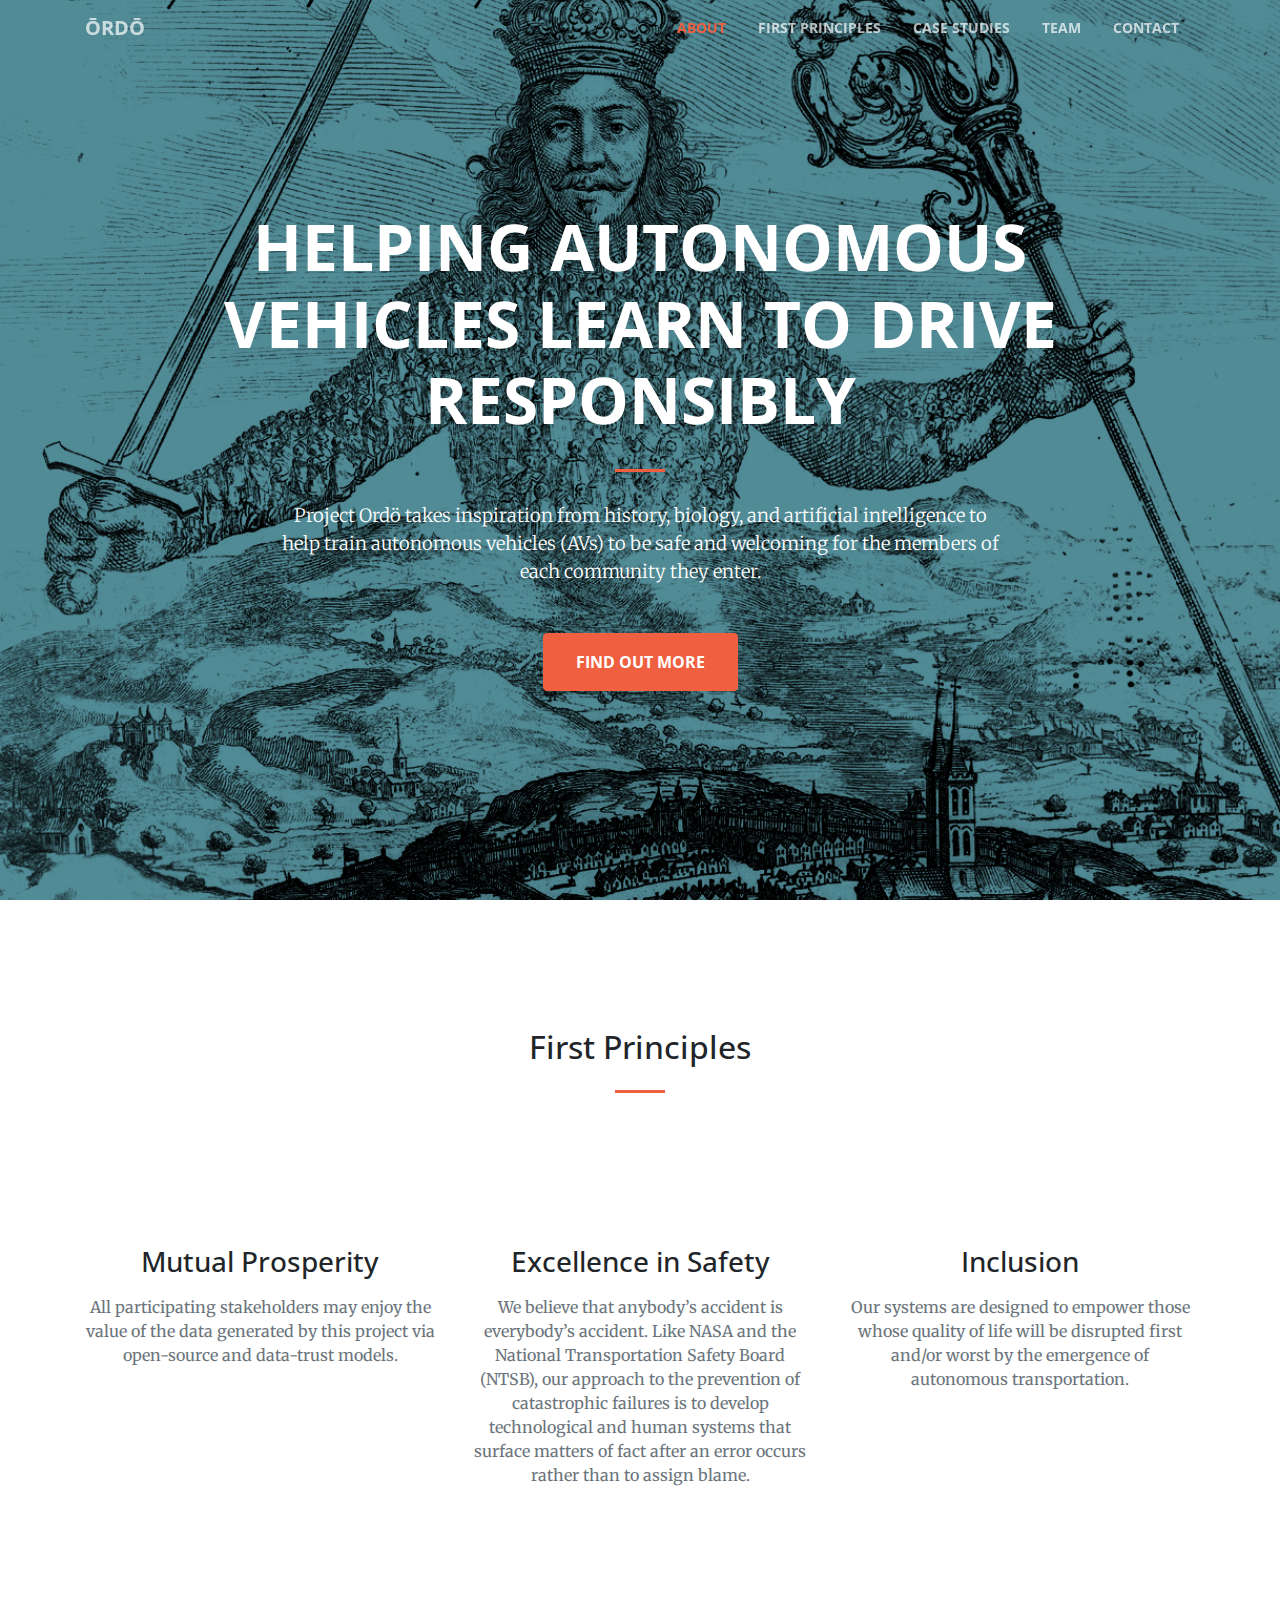
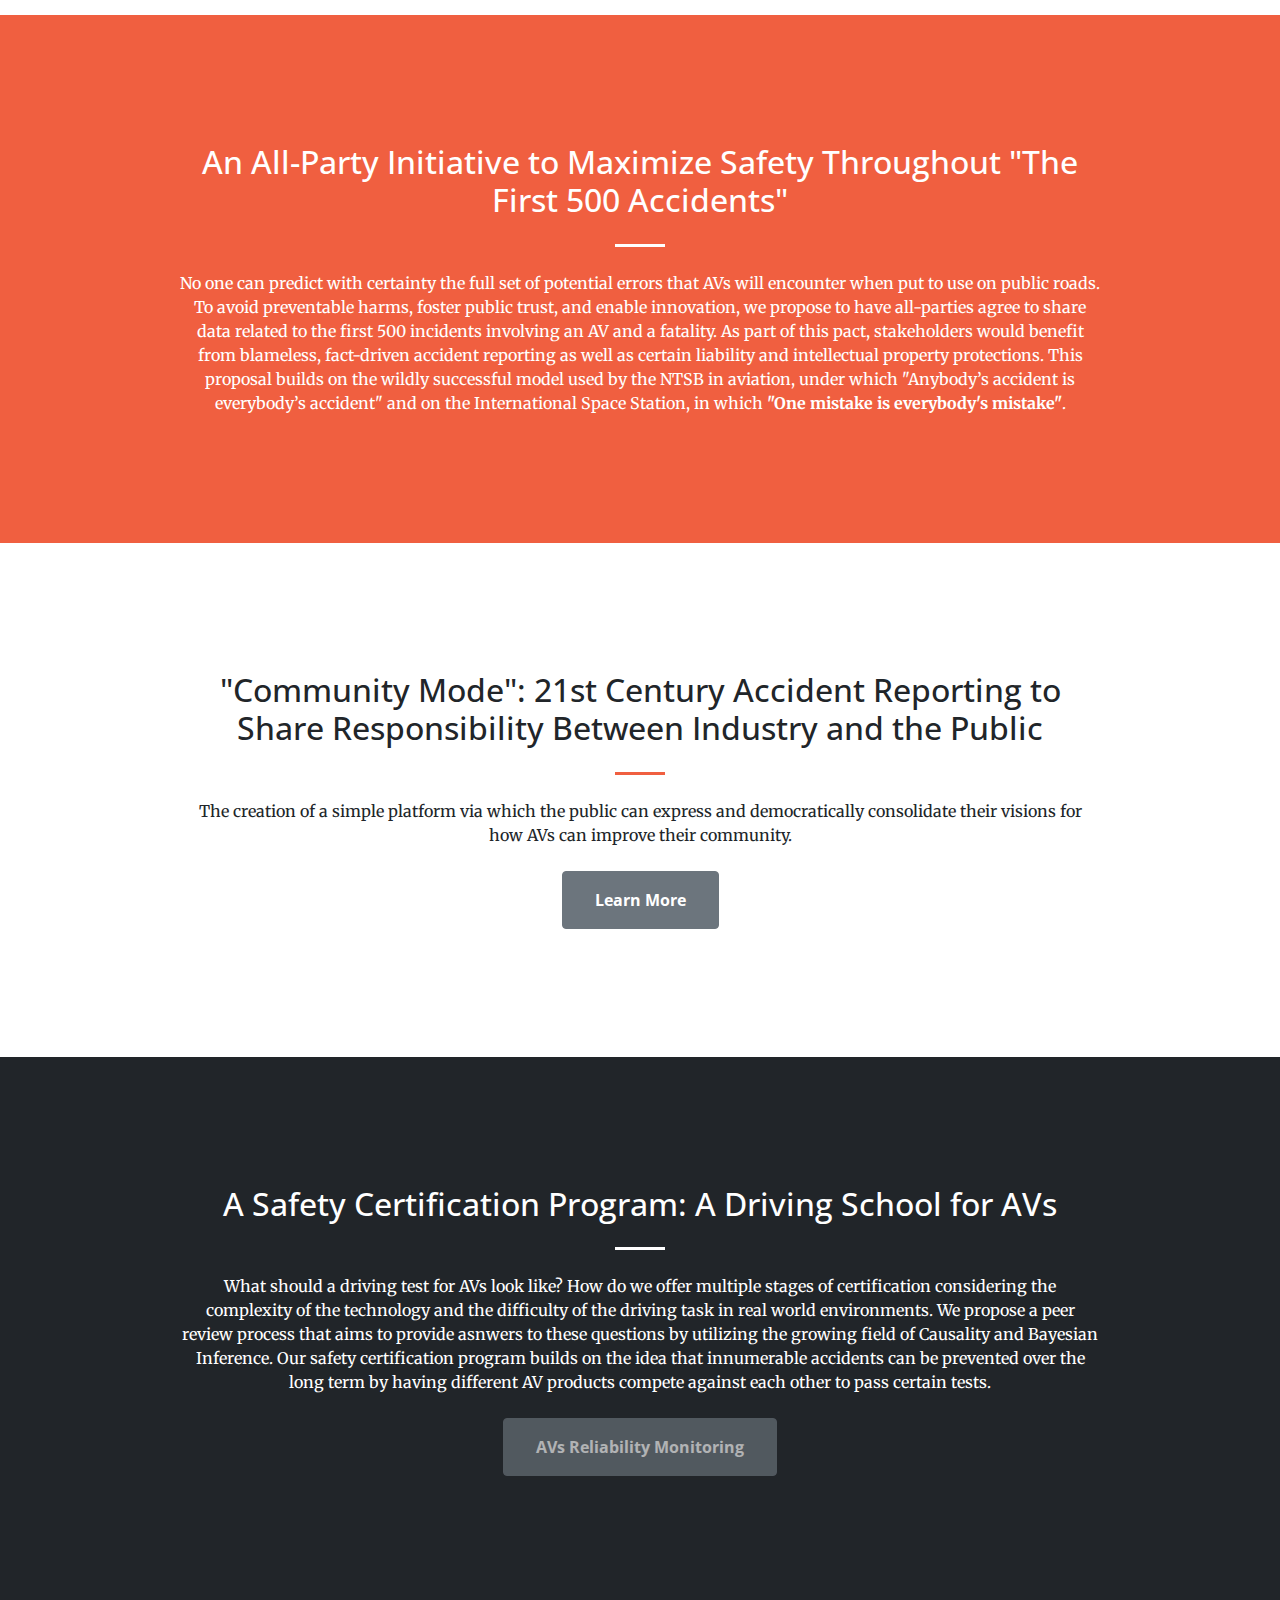
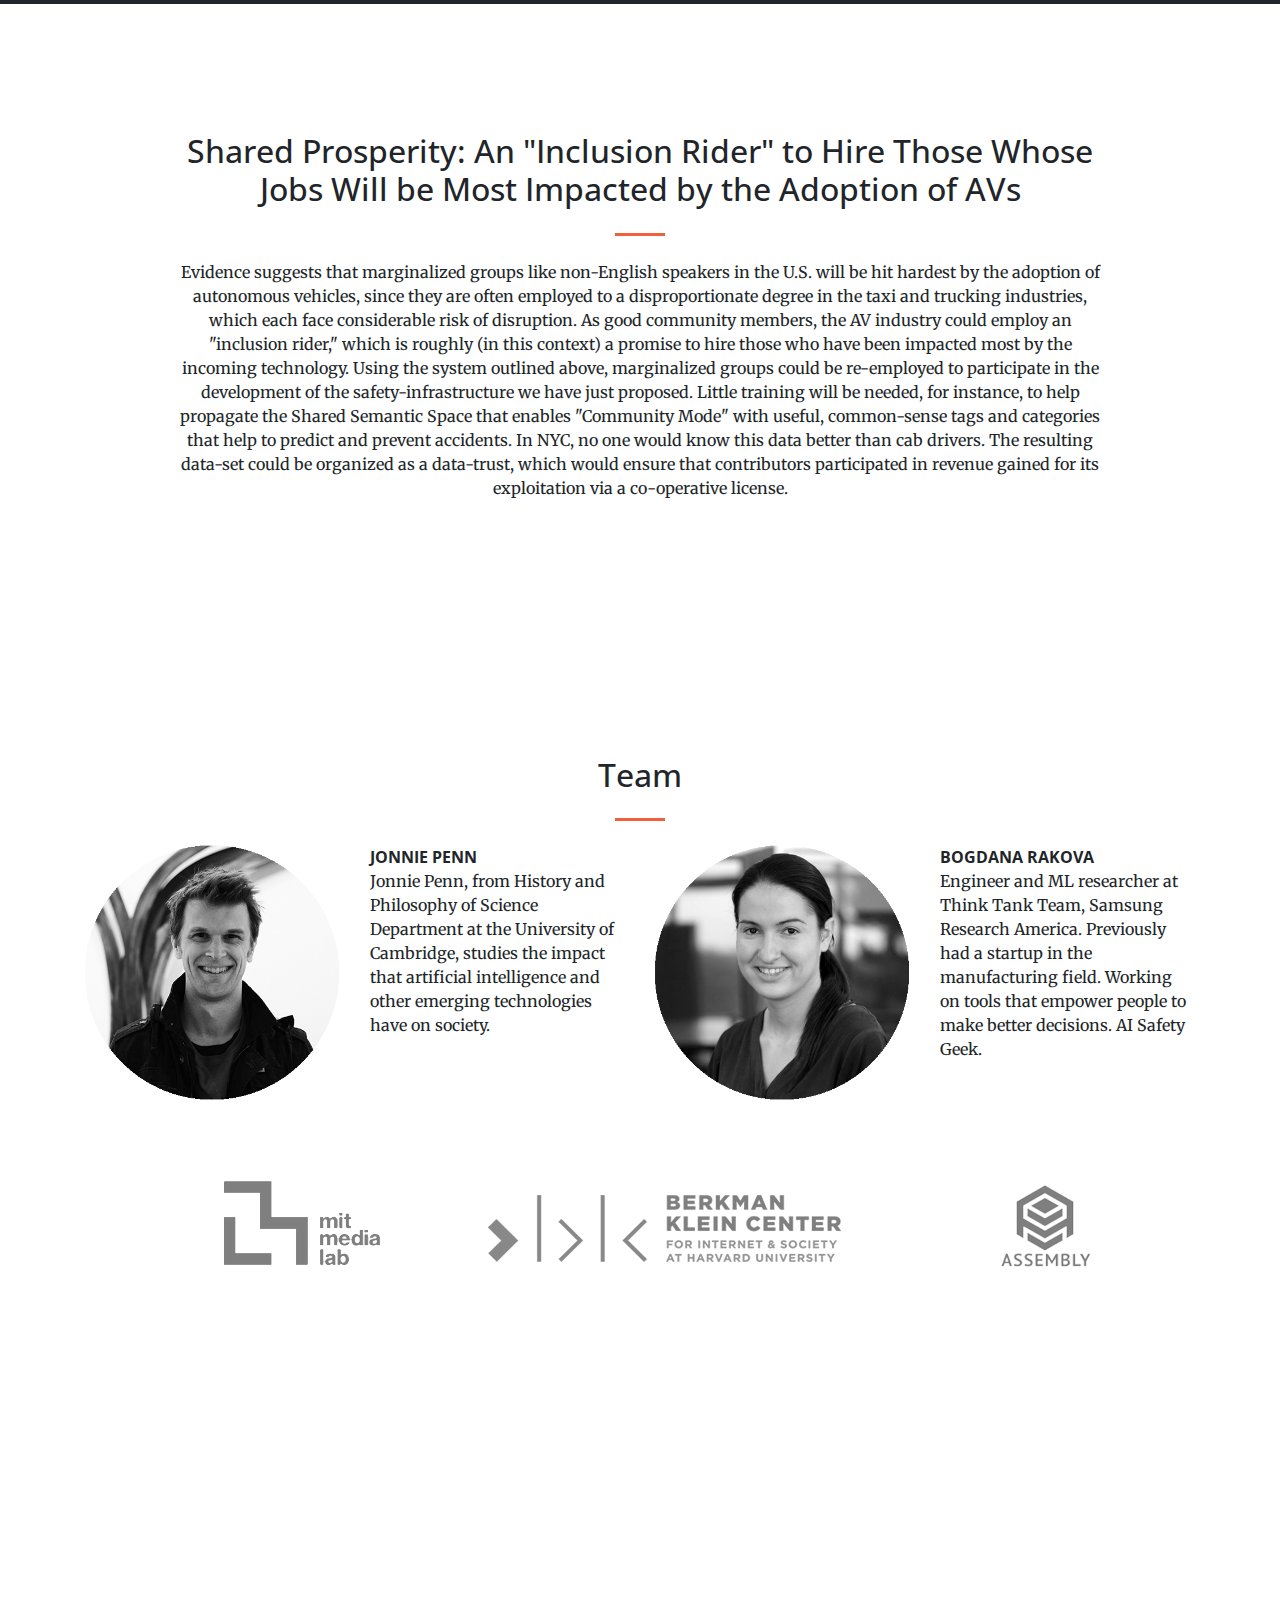
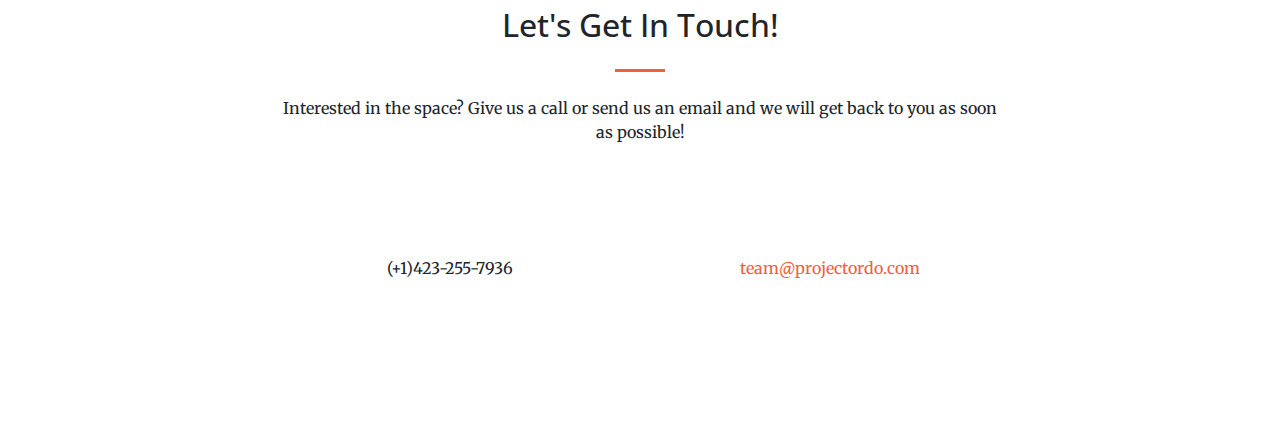
<file: index.html>
<!DOCTYPE html>
<html lang="en">

  <head>

    <meta charset="utf-8">
    <meta name="viewport" content="width=device-width, initial-scale=1, shrink-to-fit=no">
    <meta name="description" content="">
    <meta name="author" content="">

    <title>Ordo: Exploring new Governance Models in the AV Space</title>

    <!-- Bootstrap core CSS -->
    <link href="vendor/bootstrap/css/bootstrap.min.css" rel="stylesheet">

    <!-- Custom fonts for this template -->
    <link href="vendor/font-awesome/css/font-awesome.min.css" rel="stylesheet" type="text/css">
    <link href='https://fonts.googleapis.com/css?family=Open+Sans:300italic,400italic,600italic,700italic,800italic,400,300,600,700,800' rel='stylesheet' type='text/css'>
    <link href='https://fonts.googleapis.com/css?family=Merriweather:400,300,300italic,400italic,700,700italic,900,900italic' rel='stylesheet' type='text/css'>

    <!-- Plugin CSS -->
    <link href="vendor/magnific-popup/magnific-popup.css" rel="stylesheet">

    <!-- Custom styles for this template -->
    <link href="css/creative.css" rel="stylesheet">

  </head>

  <body id="page-top">

    <!-- Navigation -->
    <nav class="navbar navbar-expand-lg navbar-light fixed-top" id="mainNav">
      <div class="container">
        <a class="navbar-brand js-scroll-trigger" href="#page-top">Ōrdō</a>
        <button class="navbar-toggler navbar-toggler-right" type="button" data-toggle="collapse" data-target="#navbarResponsive" aria-controls="navbarResponsive" aria-expanded="false" aria-label="Toggle navigation">
          <span class="navbar-toggler-icon"></span>
        </button>
        <div class="collapse navbar-collapse" id="navbarResponsive">
          <ul class="navbar-nav ml-auto">
            <li class="nav-item">
              <a class="nav-link js-scroll-trigger" href="#page-top">About</a>
            </li>
            <li class="nav-item">
              <a class="nav-link js-scroll-trigger" href="#blocks">First Principles</a>
            </li>
            <li class="nav-item">
              <a class="nav-link js-scroll-trigger" href="#case-studies">Case Studies</a>
            </li>
            <li class="nav-item">
              <a class="nav-link js-scroll-trigger" href="#team">Team</a>
            </li>
            <li class="nav-item">
              <a class="nav-link js-scroll-trigger" href="#contact">Contact</a>
            </li>
          </ul>
        </div>
      </div>
    </nav>

    <header class="masthead text-center text-white d-flex">
      <div class="container my-auto">
        <div class="row">
          <div class="col-lg-10 mx-auto">
            <h1 class="text-uppercase">
              <strong>HELPING AUTONOMOUS VEHICLES LEARN TO DRIVE RESPONSIBLY</strong>
            </h1>
            <hr>
          </div>
          <div class="col-lg-8 mx-auto">
            <p class="mb-5">

Project Ordö takes inspiration from history, biology, and artificial intelligence to help train autonomous vehicles (AVs) to be safe and welcoming for the members of each community they enter. </p>

            <a class="btn btn-primary btn-xl js-scroll-trigger" href="#blocks">FIND OUT MORE</a>

          </div>
        </div>
      </div>
    </header>

    <!-- <section class="bg-primary" id="about">
      <div class="container">
        <div class="row">
          <div class="col-lg-8 mx-auto text-center">
            <h2 class="section-heading text-white">We've got what you need!</h2>
            <hr class="light my-4">
            <p class="text-faded mb-4">Start Bootstrap has everything you need to get your new website up and running in no time! All of the templates and themes on Start Bootstrap are open source, free to download, and easy to use. No strings attached!</p>
            <a class="btn btn-light btn-xl js-scroll-trigger" href="#services">Get Started!</a>
          </div>
        </div>
      </div>
    </section> -->

    <section id="blocks">
      <div class="container">
        <div class="row">
          <div class="col-lg-12 text-center">
            <h2 class="section-heading">First Principles</h2>
            <hr class="my-4">
          </div>
        </div>
      </div>
      <div class="container">
        <div class="row">
          <div class="col-lg-4 col-md-8 text-center">
            <div class="service-box mt-5 mx-auto">
              <i class="fa fa-4x fa-newspaper-o text-primary mb-3 sr-icons"></i>
              <h3 class="mb-3">Mutual Prosperity</h3>
              <p class="text-muted mb-0">All participating stakeholders may enjoy the value of the data generated by this project via open-source and data-trust models.
              </p>
            </div>
          </div>
          <div class="col-lg-4 col-md-8 text-center">
            <div class="service-box mt-5 mx-auto">
              <i class="fa fa-4x fa-diamond text-primary mb-3 sr-icons"></i>
              <h3 class="mb-3">Excellence in Safety</h3>
              <p class="text-muted mb-0">We believe that anybody’s accident is everybody’s accident. Like NASA and the National Transportation Safety Board (NTSB), our approach to the prevention of catastrophic failures is to develop technological and human systems that surface matters of fact after an error occurs rather than to assign blame.</p>
            </div>
          </div>
          <div class="col-lg-4 col-md-8 text-center">
            <div class="service-box mt-5 mx-auto">
              <i class="fa fa-4x fa-paper-plane text-primary mb-3 sr-icons"></i>
              <h3 class="mb-3">Inclusion</h3>
              <p class="text-muted mb-0">
Our systems are designed to empower those whose quality of life will be disrupted first and/or worst by the emergence of autonomous transportation.</p>
            </div>
          </div>
          <!-- <div class="col-lg-3 col-md-6 text-center">
            <div class="service-box mt-5 mx-auto">
              <i class="fa fa-4x fa-heart text-primary mb-3 sr-icons"></i>
              <h3 class="mb-3">Shared Prosperity</h3>
              <p class="text-muted mb-0">An "Inclusion Rider" to Hire Those Whose Jobs Will be Impact Most by the Adoption of AVs.</p>
            </div>
          </div> -->
        </div>
      </div>
    </section>

    <!--<section class="p-0" id="portfolio">
      <div class="container-fluid p-0">
        <div class="row no-gutters popup-gallery">
          <div class="col-lg-4 col-sm-6">
            <a class="portfolio-box js-scroll-trigger" href="#go-team">
              <img class="img-fluid" src="img/portfolio/thumbnails/t1.jpg" alt="">
              <div class="portfolio-box-caption">
                <div class="portfolio-box-caption-content">
                  <div class="project-category text-faded">
                    Multiple Levels of Participation
                  </div>
                  <div class="project-name">
                    Expert Groups, Activists, Citizens
                  </div>
                </div>
              </div>
            </a>
          </div>
          <div class="col-lg-4 col-sm-6">
            <a class="portfolio-box js-scroll-trigger" href="#sem-space">
              <img class="img-fluid" src="img/portfolio/thumbnails/t2.jpg" alt="">
              <div class="portfolio-box-caption">
                <div class="portfolio-box-caption-content">
                  <div class="project-category text-faded">
                    Everyone will benefit from a
                  </div>
                  <div class="project-name">
                    Shared Semantic Map
                  </div>
                </div>
              </div>
            </a>
          </div>
          <div class="col-lg-4 col-sm-6">
            <a class="portfolio-box js-scroll-trigger" href="#safety">
              <img class="img-fluid" src="img/portfolio/thumbnails/t3.jpg" alt="">
              <div class="portfolio-box-caption">
                <div class="portfolio-box-caption-content">
                  <div class="project-category text-faded">
                    Imroved safety through
                  </div>
                  <div class="project-name">
                    Driving Behavior Evaluation & Accident Reporting
                  </div>
                </div>
              </div>
            </a>
          </div>

        </div>
      </div>
    </section> -->
    <div id="case-studies">
    <section class="bg-primary text-white" id="safety">
          <div class="container">
            <div class="row">
              <div class="col-lg-10 mx-auto text-center">
                <h2 class="section-heading">An All-Party Initiative to Maximize Safety Throughout "The First 500 Accidents"</h2>
                <hr class="light my-4">
                <div>
No one can predict with certainty the full set of potential errors that AVs will encounter when put to use on public roads. To avoid preventable harms, foster public trust, and enable innovation, we propose to have all-parties agree to share data related to the first 500 incidents involving an AV and a fatality. As part of this pact, stakeholders would benefit from blameless, fact-driven accident reporting as well as certain liability and intellectual property protections. This proposal builds on the wildly successful model used by the NTSB in aviation, under which "Anybody’s accident is everybody’s accident" and on the International Space Station, in which <b>"One mistake is everybody's mistake"</b>.

                </div>
              </div>
            </div>
          </div>
        </section>

    <section id="sem-space">
      <div class="container">
        <div class="row">
          <div class="col-lg-10 mx-auto text-center">
            <h2 class="section-heading"> "Community Mode": 21st Century Accident Reporting to Share Responsibility Between Industry and the Public</h2>
            <hr class="my-4">
            <div>
<p>
The creation of a simple platform via which the public can express and democratically consolidate their visions for how AVs can improve their community.
</p>
              </div>
          </div>
        </div>
          <div class="row pt-2">
          <div class="col-sm text-center mx-auto">
              <a class="btn btn-secondary btn-xl" href="communitymode.html">Learn More</a>
          </div>
            <!-- <div class="col-sm text-center mx-auto">
                <a class="btn btn-secondary btn-xl" href="semspace.html">Shared Semantic Space</a>

            </div> -->
          </div>
        </div>

    </section>

    <section class="bg-dark text-white" id="shared-prosperity">
      <div class="container">
        <div class="row">
          <div class="col-lg-10 mx-auto text-center">
            <h2 class="section-heading">A Safety Certification Program: A Driving School for AVs</h2>
            <hr class="light my-4">
            <div>
              What should a driving test for AVs look like?
              How do we offer multiple stages of certification considering the complexity of the technology and the difficulty of the driving task in real world environments.
              We propose a peer review process that aims to provide asnwers to these questions by utilizing the growing field of Causality and Bayesian Inference.
              Our safety certification program builds on the idea that innumerable accidents can be prevented over the long term by having different AV products compete against each other to pass certain tests.
              <!-- <p>
When an AV is involved in an accident, who should arrive on scene to assess what went wrong? Neither sheriffs nor police in the U.S. are currently trained to understand the technical systems at use in AV, which limits the extent to which they can meaningfully contribute to the improvement of these technologies. To ensure a high level of safety, we recommend that policymakers borrow from the U.S. airline industry's successful accident reporting system, which recorded zero fatalities in 2017 amongst major commercial airlines. The National Transportation Safety Board (NTSB), in partnership with the FAA, currently uses a 'Go-Team' model that employs a rotating task-force of 8-12 experts trained in technical, policy, social-science, media, forensic, and community management matters. The multi-faceted quantitative and qualitative data that this task-force generates feeds back to industry stakeholders to improve airline safety and to inform government stakeholders so they can improve the relevant infrastructure, such as Air Traffic Control systems. This task-force or "Go-Team" model could scale as needed to rapidly improve on and then sustain AV safety. On the other hand, without a coordination mechanism of this type, the public would effectively have to carry the burden of risk that accompanies errors that manufacturers unknowingly share. This is an unsustainable model that may hamper the adoption of AVs by multiplying the total number of accidents by the number of industry players involved. A lightweight, coordinated system like the one we propose would improve outcomes while protecting IP by containing it within a small group of experts.
</p> -->
<br /><br />
<a class="btn btn-secondary btn-xl disabled" href="reliability.html">AVs Reliability Monitoring</a>

            </div>
          </div>
        </div>
      </div>
    </section>

    <section id="go-team">
      <div class="container">
        <div class="row">
          <div class="col-lg-10 mx-auto text-center">
            <h2 class="section-heading">
Shared Prosperity: An "Inclusion Rider" to Hire Those Whose Jobs Will be Most Impacted by the Adoption of AVs</h2>
            <hr class="my-4">
            <div>
              Evidence suggests that marginalized groups like non-English speakers in the U.S. will be hit hardest by the adoption of autonomous vehicles, since they are often employed to a disproportionate degree in the taxi and trucking industries, which each face considerable risk of disruption. As good community members, the AV industry could employ an "inclusion rider," which is roughly (in this context) a promise to hire those who have been impacted most by the incoming technology. Using the system outlined above, marginalized groups could be re-employed to participate in the development of the safety-infrastructure we have just proposed. Little training will be needed, for instance, to help propagate the Shared Semantic Space that enables "Community Mode" with useful, common-sense tags and categories that help to predict and prevent accidents. In NYC, no one would know this data better than cab drivers. The resulting data-set could be organized as a data-trust, which would ensure that contributors participated in revenue gained for its exploitation via a co-operative license.
              </div>
          </div>
        </div>
      </div>
    </section>
  </div>
    <section id="team">
      <div class="container">
        <div class="row">
          <div class="col-lg-10 mx-auto text-center">
            <h2 class="section-heading">Team</h2>
            <hr class="my-4">
          </div>
        </div>
        <div class="row">

          <div class="col-lg-3 mx-auto text-left">
            <img class="img-fluid" src="img/penn_jonnie.png" alt="">
          </div>
          <div class="col-lg-3 mx-auto text-left">
            <div class="person-name">Jonnie Penn</div>
              <!-- <div class="person-role">YAY, how should I put your role? </div> -->
              <div>
                Jonnie Penn, from History and Philosophy of Science Department at the University of Cambridge, studies the impact that artificial intelligence and other emerging technologies have on society.
          </div>
          </div>
          <div class="col-lg-3 mx-auto text-left">
            <img class="img-fluid" src="img/rakova_bogdana.png" alt="">
          </div>
          <div class="col-lg-3 mx-auto text-left">
            <div class="person-name">Bogdana Rakova</div>
              <!-- <div class="person-role">Team Mentor</div> -->
              <div>
                 Engineer and ML researcher at Think Tank Team, Samsung Research America. Previously had a startup in the manufacturing field. Working on tools that empower people to make better decisions. AI Safety Geek.
          </div>
          </div>

        </div>
        <div class="row">
          <div class="col-lg-4 mx-auto"><img src="img/logo1.png" href="https://www.media.mit.edu/"/></div>
          <div class="col-lg-4 mx-auto"><img src="img/logo2.png" href="https://cyber.harvard.edu/"/></div>
          <div class="col-lg-4 mx-auto"><img src="img/logo3.png" href="http://bkmla.org/"/></div>
        </div>
      </div>
    </section>

    <section id="contact">
      <div class="container">
        <div class="row">
          <div class="col-lg-8 mx-auto text-center">
            <h2 class="section-heading">Let's Get In Touch!</h2>
            <hr class="my-4">
            <p class="mb-5">Interested in the space? Give us a call or send us an email and we will get back to you as soon as possible!</p>
          </div>
        </div>
        <div class="row">
          <div class="col-lg-4 ml-auto text-center">
            <i class="fa fa-phone fa-3x mb-3 sr-contact"></i>
            <p>(+1)423-255-7936</p>
          </div>
          <div class="col-lg-4 mr-auto text-center">
            <i class="fa fa-envelope-o fa-3x mb-3 sr-contact"></i>
            <p>
              <a href="mailto:b.rakova@gmail.com">team@projectordo.com</a>
            </p>
          </div>
        </div>
      </div>
    </section>

    <!-- Bootstrap core JavaScript -->
    <script src="vendor/jquery/jquery.min.js"></script>
    <script src="vendor/bootstrap/js/bootstrap.bundle.min.js"></script>

    <!-- Plugin JavaScript -->
    <script src="vendor/jquery-easing/jquery.easing.min.js"></script>
    <script src="vendor/scrollreveal/scrollreveal.min.js"></script>
    <script src="vendor/magnific-popup/jquery.magnific-popup.min.js"></script>

    <!-- Custom scripts for this template -->
    <script src="js/creative.min.js"></script>

  </body>

</html>
</file>
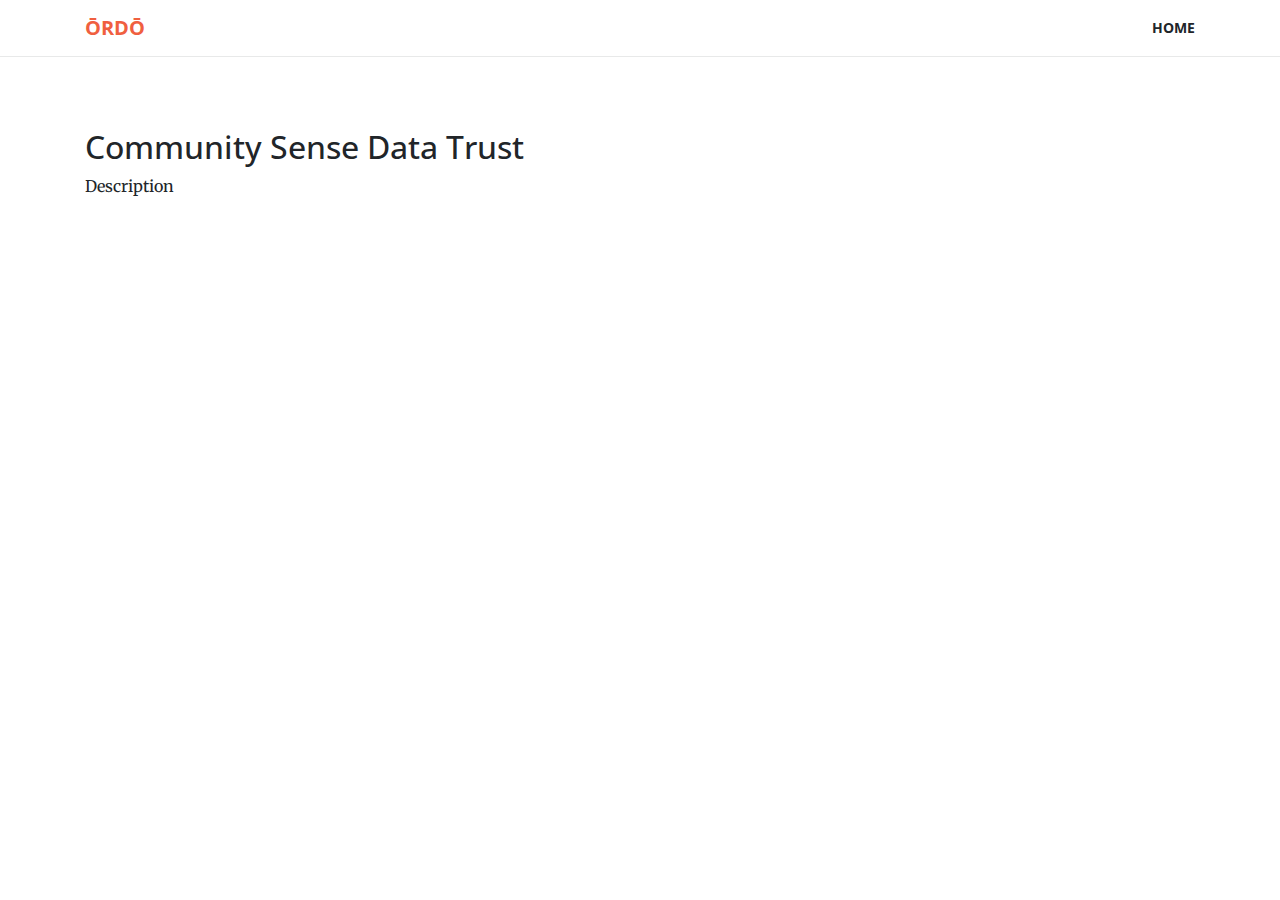
<file: datatrust.html>
<!DOCTYPE html>
<html lang="en">

  <head>

    <meta charset="utf-8">
    <meta name="viewport" content="width=device-width, initial-scale=1, shrink-to-fit=no">
    <meta name="description" content="">
    <meta name="author" content="">

    <title>Ordo: Community Sense for AVs</title>

    <!-- Bootstrap core CSS -->
    <link href="vendor/bootstrap/css/bootstrap.min.css" rel="stylesheet">

    <!-- Custom fonts for this template -->
    <link href="vendor/font-awesome/css/font-awesome.min.css" rel="stylesheet" type="text/css">
    <link href='https://fonts.googleapis.com/css?family=Open+Sans:300italic,400italic,600italic,700italic,800italic,400,300,600,700,800' rel='stylesheet' type='text/css'>
    <link href='https://fonts.googleapis.com/css?family=Merriweather:400,300,300italic,400italic,700,700italic,900,900italic' rel='stylesheet' type='text/css'>

    <!-- Plugin CSS -->
    <link href="vendor/magnific-popup/magnific-popup.css" rel="stylesheet">

    <!-- Custom styles for this template -->
    <link href="css/creative.css" rel="stylesheet">

  </head>

  <body id="page-top">
    <nav class="accent-nav navbar fixed-top">
      <div class="container">
        <a class="navbar-brand js-scroll-trigger" href="index.html">Ōrdō</a>
        <div>
        <ul class="navbar-nav ml-auto">
          <li class="nav-item">
            <a class="nav-link js-scroll-trigger" href="index.html">Home</a>
          </li>
        </ul>
      </div>
      </div>
    </nav>

    <section id="main">
      <div class="container">
        <div class="row">
          <div class="col-lg-12 mx-auto">
            <h2 class="section-heading">Community Sense Data Trust</h2>
          </div>
        </div>
        <div class="row">
          <div class="col-lg-12 mx-auto">
          Description
          </div>
        </div>
        <div class="row">
        </div>
      </div>
    </section>

  </body>
  </html>
</file>
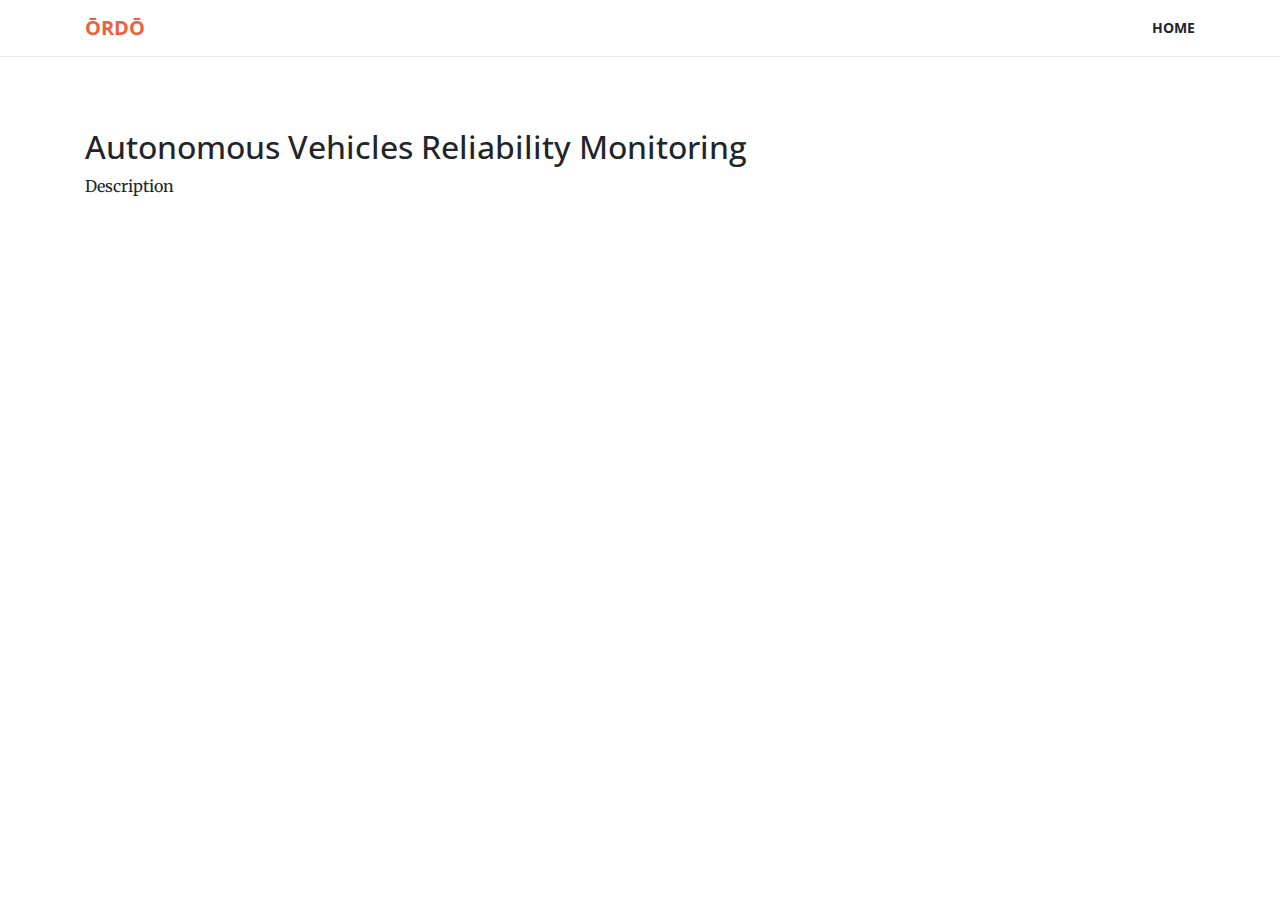
<file: reliability.html>
<!DOCTYPE html>
<html lang="en">

  <head>

    <meta charset="utf-8">
    <meta name="viewport" content="width=device-width, initial-scale=1, shrink-to-fit=no">
    <meta name="description" content="">
    <meta name="author" content="">

    <title>Ordo: Community Sense for AVs</title>

    <!-- Bootstrap core CSS -->
    <link href="vendor/bootstrap/css/bootstrap.min.css" rel="stylesheet">

    <!-- Custom fonts for this template -->
    <link href="vendor/font-awesome/css/font-awesome.min.css" rel="stylesheet" type="text/css">
    <link href='https://fonts.googleapis.com/css?family=Open+Sans:300italic,400italic,600italic,700italic,800italic,400,300,600,700,800' rel='stylesheet' type='text/css'>
    <link href='https://fonts.googleapis.com/css?family=Merriweather:400,300,300italic,400italic,700,700italic,900,900italic' rel='stylesheet' type='text/css'>

    <!-- Plugin CSS -->
    <link href="vendor/magnific-popup/magnific-popup.css" rel="stylesheet">

    <!-- Custom styles for this template -->
    <link href="css/creative.css" rel="stylesheet">

  </head>

  <body id="page-top">
    <nav class="accent-nav navbar fixed-top">
      <div class="container">
        <a class="navbar-brand js-scroll-trigger" href="index.html">Ōrdō</a>
        <div>
        <ul class="navbar-nav ml-auto">
          <li class="nav-item">
            <a class="nav-link js-scroll-trigger" href="index.html">Home</a>
          </li>
        </ul>
      </div>
      </div>
    </nav>

    <section id="main">
      <div class="container">
        <div class="row">
          <div class="col-lg-12 mx-auto">
            <h2 class="section-heading">Autonomous Vehicles Reliability Monitoring</h2>
          </div>
        </div>
        <div class="row">
          <div class="col-lg-12 mx-auto">
          Description
          </div>
        </div>
        <div class="row">
        </div>
      </div>
    </section>

  </body>
  </html>
</file>
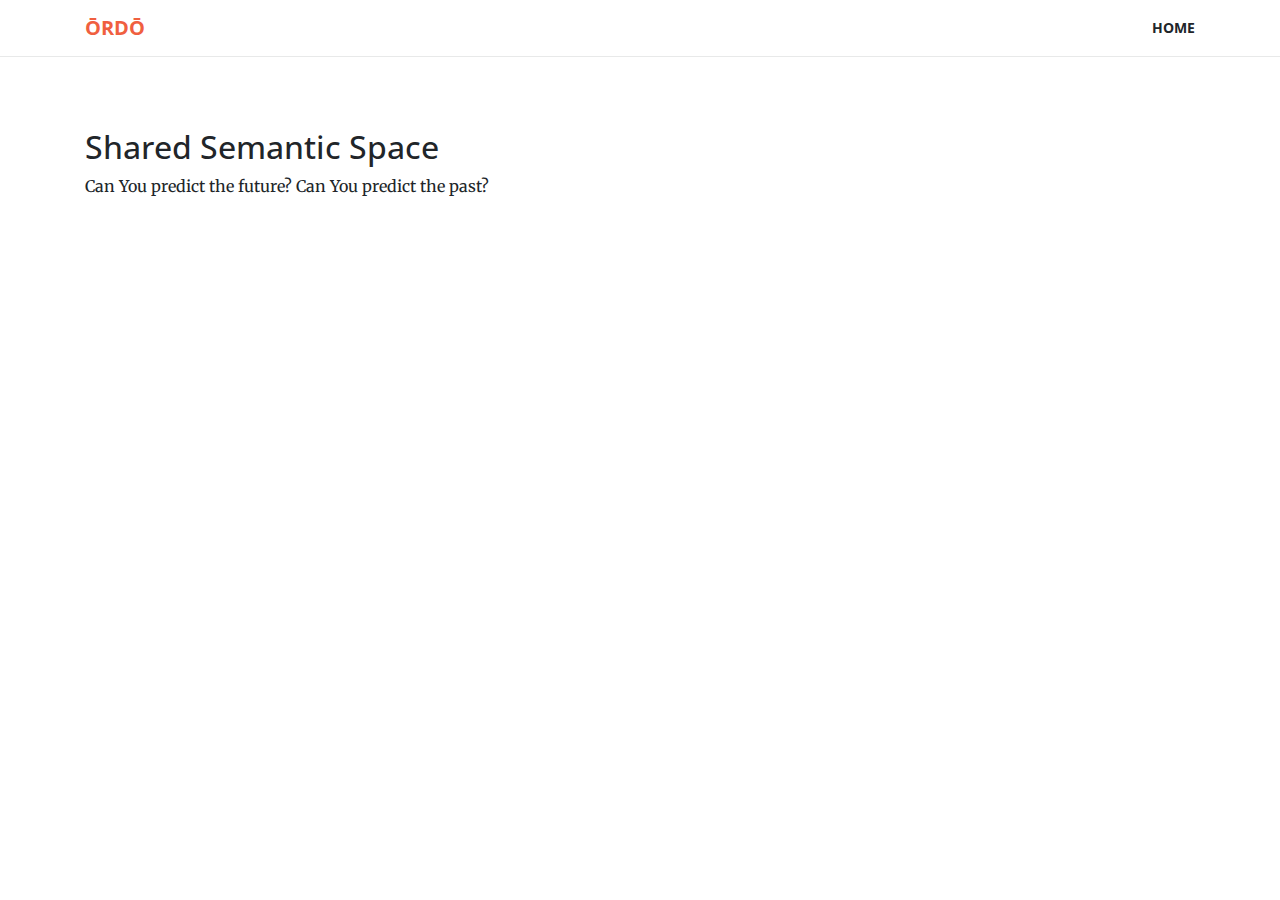
<file: semspace.html>
<!DOCTYPE html>
<html lang="en">

  <head>

    <meta charset="utf-8">
    <meta name="viewport" content="width=device-width, initial-scale=1, shrink-to-fit=no">
    <meta name="description" content="">
    <meta name="author" content="">

    <title>Ordo: Community Sense for AVs</title>

    <!-- Bootstrap core CSS -->
    <link href="vendor/bootstrap/css/bootstrap.min.css" rel="stylesheet">

    <!-- Custom fonts for this template -->
    <link href="vendor/font-awesome/css/font-awesome.min.css" rel="stylesheet" type="text/css">
    <link href='https://fonts.googleapis.com/css?family=Open+Sans:300italic,400italic,600italic,700italic,800italic,400,300,600,700,800' rel='stylesheet' type='text/css'>
    <link href='https://fonts.googleapis.com/css?family=Merriweather:400,300,300italic,400italic,700,700italic,900,900italic' rel='stylesheet' type='text/css'>

    <!-- Plugin CSS -->
    <link href="vendor/magnific-popup/magnific-popup.css" rel="stylesheet">

    <!-- Custom styles for this template -->
    <link href="css/creative.css" rel="stylesheet">

  </head>

  <body id="page-top">
    <nav class="accent-nav navbar fixed-top">
      <div class="container">
        <a class="navbar-brand js-scroll-trigger" href="index.html">Ōrdō</a>
        <div>
        <ul class="navbar-nav ml-auto">
          <li class="nav-item">
            <a class="nav-link js-scroll-trigger" href="index.html">Home</a>
          </li>
        </ul>
      </div>
      </div>
    </nav>

    <section id="main">
      <div class="container">
        <div class="row">
          <div class="col-lg-12 mx-auto">
            <h2 class="section-heading">Shared Semantic Space</h2>
          </div>
        </div>
        <div class="row">
          <div class="col-lg-12 mx-auto">
          Can You predict the future? Can You predict the past?

          </div>
        </div>
        <div class="row">
        </div>
      </div>
    </section>

  </body>
  </html>
</file>
<file: css/creative.css>
body,
html {
  width: 100%;
  height: 100%;
}

body {
  font-family: 'Merriweather', 'Helvetica Neue', Arial, sans-serif;
}

hr {
  max-width: 50px;
  border-width: 3px;
  border-color: #F05F40;
}

hr.light {
  border-color: #fff;
}

a {
  color: #F05F40;
  -webkit-transition: all 0.2s;
  -moz-transition: all 0.2s;
  transition: all 0.2s;
}

a:hover {
  color: #f05f40;
}

.disabled {
   pointer-events: none;
   cursor: default;
}

h1,
h2,
h3,
h4,
h5,
h6 {
  font-family: 'Open Sans', 'Helvetica Neue', Arial, sans-serif;
}

.bg-primary {
  background-color: #F05F40 !important;
}

.bg-dark {
  background-color: #212529 !important;
}

.text-faded {
  color: rgba(255, 255, 255, 0.7);
}

.person-name {
  font-family: 'Open Sans', 'Helvetica Neue', Arial, sans-serif;
  text-transform: uppercase;
  font-weight: 700;
}

.person-role {
  font-family: 'Open Sans', 'Helvetica Neue', Arial, sans-serif;
  color: #f05f40;
  font-style: italic;
  margin-bottom: 20px;
}

section {
  padding: 8rem 0;
}

.section-heading {
  margin-top: 0;
}

::-moz-selection {
  color: #fff;
  background: #212529;
  text-shadow: none;
}

::selection {
  color: #fff;
  background: #212529;
  text-shadow: none;
}

img::selection {
  color: #fff;
  background: transparent;
}

img::-moz-selection {
  color: #fff;
  background: transparent;
}

#mainNav {
  border-bottom: 1px solid rgba(33, 37, 41, 0.1);
  background-color: #fff;
  font-family: 'Open Sans', 'Helvetica Neue', Arial, sans-serif;
  -webkit-transition: all 0.2s;
  -moz-transition: all 0.2s;
  transition: all 0.2s;
}

#mainNav .navbar-brand {
  font-weight: 700;
  text-transform: uppercase;
  color: #F05F40;
  font-family: 'Open Sans', 'Helvetica Neue', Arial, sans-serif;
}

#mainNav .navbar-brand:focus, #mainNav .navbar-brand:hover {
  color: #f05f40;
}

#mainNav .navbar-nav > li.nav-item > a.nav-link,
#mainNav .navbar-nav > li.nav-item > a.nav-link:focus {
  font-size: .9rem;
  font-weight: 700;
  text-transform: uppercase;
  color: #212529;
}

#mainNav .navbar-nav > li.nav-item > a.nav-link:hover,
#mainNav .navbar-nav > li.nav-item > a.nav-link:focus:hover {
  color: #F05F40;
}

#mainNav .navbar-nav > li.nav-item > a.nav-link.active,
#mainNav .navbar-nav > li.nav-item > a.nav-link:focus.active {
  color: #F05F40 !important;
  background-color: transparent;
}

#mainNav .navbar-nav > li.nav-item > a.nav-link.active:hover,
#mainNav .navbar-nav > li.nav-item > a.nav-link:focus.active:hover {
  background-color: transparent;
}

@media (min-width: 992px) {
  #mainNav {
    border-color: transparent;
    background-color: transparent;
  }
  #mainNav .navbar-brand {
    color: rgba(255, 255, 255, 0.7);
  }
  #mainNav .navbar-brand:focus, #mainNav .navbar-brand:hover {
    color: #fff;
  }
  #mainNav .navbar-nav > li.nav-item > a.nav-link {
    padding: 0.5rem 1rem;
  }
  #mainNav .navbar-nav > li.nav-item > a.nav-link,
  #mainNav .navbar-nav > li.nav-item > a.nav-link:focus {
    color: rgba(255, 255, 255, 0.7);
  }
  #mainNav .navbar-nav > li.nav-item > a.nav-link:hover,
  #mainNav .navbar-nav > li.nav-item > a.nav-link:focus:hover {
    color: #fff;
  }
  #mainNav.navbar-shrink {
    border-bottom: 1px solid rgba(33, 37, 41, 0.1);
    background-color: #fff;
  }
  #mainNav.navbar-shrink .navbar-brand {
    color: #F05F40;
  }
  #mainNav.navbar-shrink .navbar-brand:focus, #mainNav.navbar-shrink .navbar-brand:hover {
    color: #f05f40;
  }
  #mainNav.navbar-shrink .navbar-nav > li.nav-item > a.nav-link,
  #mainNav.navbar-shrink .navbar-nav > li.nav-item > a.nav-link:focus {
    color: #212529;
  }
  #mainNav.navbar-shrink .navbar-nav > li.nav-item > a.nav-link:hover,
  #mainNav.navbar-shrink .navbar-nav > li.nav-item > a.nav-link:focus:hover {
    color: #F05F40;
  }
}

.accent-nav {
  border-bottom: 1px solid rgba(33, 37, 41, 0.1);
  background-color: #fff;
  font-family: 'Open Sans', 'Helvetica Neue', Arial, sans-serif;
  -webkit-transition: all 0.2s;
  -moz-transition: all 0.2s;
  transition: all 0.2s;
}

.accent-nav .navbar-brand {
  font-weight: 700;
  text-transform: uppercase;
  color: #F05F40;
  font-family: 'Open Sans', 'Helvetica Neue', Arial, sans-serif;
}

.accent-nav .navbar-brand:focus, #mainNav .navbar-brand:hover {
  color: #f05f40;
}

.accent-nav .navbar-nav > li.nav-item > a.nav-link,
.accent-nav .navbar-nav > li.nav-item > a.nav-link:focus {
  font-size: .9rem;
  font-weight: 700;
  text-transform: uppercase;
  color: #212529;
}

.accent-nav .navbar-nav > li.nav-item > a.nav-link:hover,
.accent-nav .navbar-nav > li.nav-item > a.nav-link:focus:hover {
  color: #F05F40;
}

.accent-nav .navbar-nav > li.nav-item > a.nav-link.active,
.accent-nav .navbar-nav > li.nav-item > a.nav-link:focus.active {
  color: #F05F40 !important;
  background-color: transparent;
}

.accent-nav .navbar-nav > li.nav-item > a.nav-link.active:hover,
.accent-nav .navbar-nav > li.nav-item > a.nav-link:focus.active:hover {
  background-color: transparent;
}


header.masthead {
  padding-top: 10rem;
  padding-bottom: calc(10rem - 56px);
  background-image: url("../img/header.jpg");
  background-position: center center;
  -webkit-background-size: cover;
  -moz-background-size: cover;
  -o-background-size: cover;
  background-size: cover;
}

header.masthead hr {
  margin-top: 30px;
  margin-bottom: 30px;
}

header.masthead h1 {
  font-size: 2rem;
}

header.masthead p {
  font-weight: 300;
}

@media (min-width: 768px) {
  header.masthead p {
    font-size: 1.15rem;
  }
}

@media (min-width: 992px) {
  header.masthead {
    height: 100vh;
    min-height: 650px;
    padding-top: 0;
    padding-bottom: 0;
  }
  header.masthead h1 {
    font-size: 3rem;
  }
}

@media (min-width: 1200px) {
  header.masthead h1 {
    font-size: 4rem;
  }
}

.service-box {
  max-width: 400px;
}

.portfolio-box {
  position: relative;
  display: block;
  max-width: 650px;
  margin: 0 auto;
}

.portfolio-box .portfolio-box-caption {
  position: absolute;
  bottom: 0;
  display: block;
  width: 100%;
  height: 100%;
  text-align: center;
  opacity: 0;
  color: #fff;
  background: rgba(240, 95, 64, 0.9);
  -webkit-transition: all 0.2s;
  -moz-transition: all 0.2s;
  transition: all 0.2s;
}

.portfolio-box .portfolio-box-caption .portfolio-box-caption-content {
  position: absolute;
  top: 50%;
  width: 100%;
  transform: translateY(-50%);
  text-align: center;
}

.portfolio-box .portfolio-box-caption .portfolio-box-caption-content .project-category,
.portfolio-box .portfolio-box-caption .portfolio-box-caption-content .project-name {
  padding: 0 15px;
  font-family: 'Open Sans', 'Helvetica Neue', Arial, sans-serif;
}

.portfolio-box .portfolio-box-caption .portfolio-box-caption-content .project-category {
  font-size: 14px;
  font-weight: 600;
  text-transform: uppercase;
}

.portfolio-box .portfolio-box-caption .portfolio-box-caption-content .project-name {
  font-size: 18px;
}

.portfolio-box:hover .portfolio-box-caption {
  opacity: 1;
}

.portfolio-box:focus {
  outline: none;
}

@media (min-width: 768px) {
  .portfolio-box .portfolio-box-caption .portfolio-box-caption-content .project-category {
    font-size: 16px;
  }
  .portfolio-box .portfolio-box-caption .portfolio-box-caption-content .project-name {
    font-size: 22px;
  }
}

.text-primary {
  color: #F05F40 !important;
}

.btn {
  font-weight: 700;
  /*text-transform: uppercase;
  font-weight: 700;
  border: none;
  border-radius: 300px; */
  font-family: 'Open Sans', 'Helvetica Neue', Arial, sans-serif;
}

.btn-xl {
  padding: 1rem 2rem;
}

.btn-primary {
  background-color: #F05F40;
  border-color: #F05F40;
}

.btn-primary:hover, .btn-primary:focus, .btn-primary:active {
  color: #fff;
  background-color: #ee4b28 !important;
}

.btn-primary:active, .btn-primary:focus {
  box-shadow: 0 0 0 0.2rem rgba(240, 95, 64, 0.5) !important;
}

.text-accent {
  font-style: italic;
}
</file>
